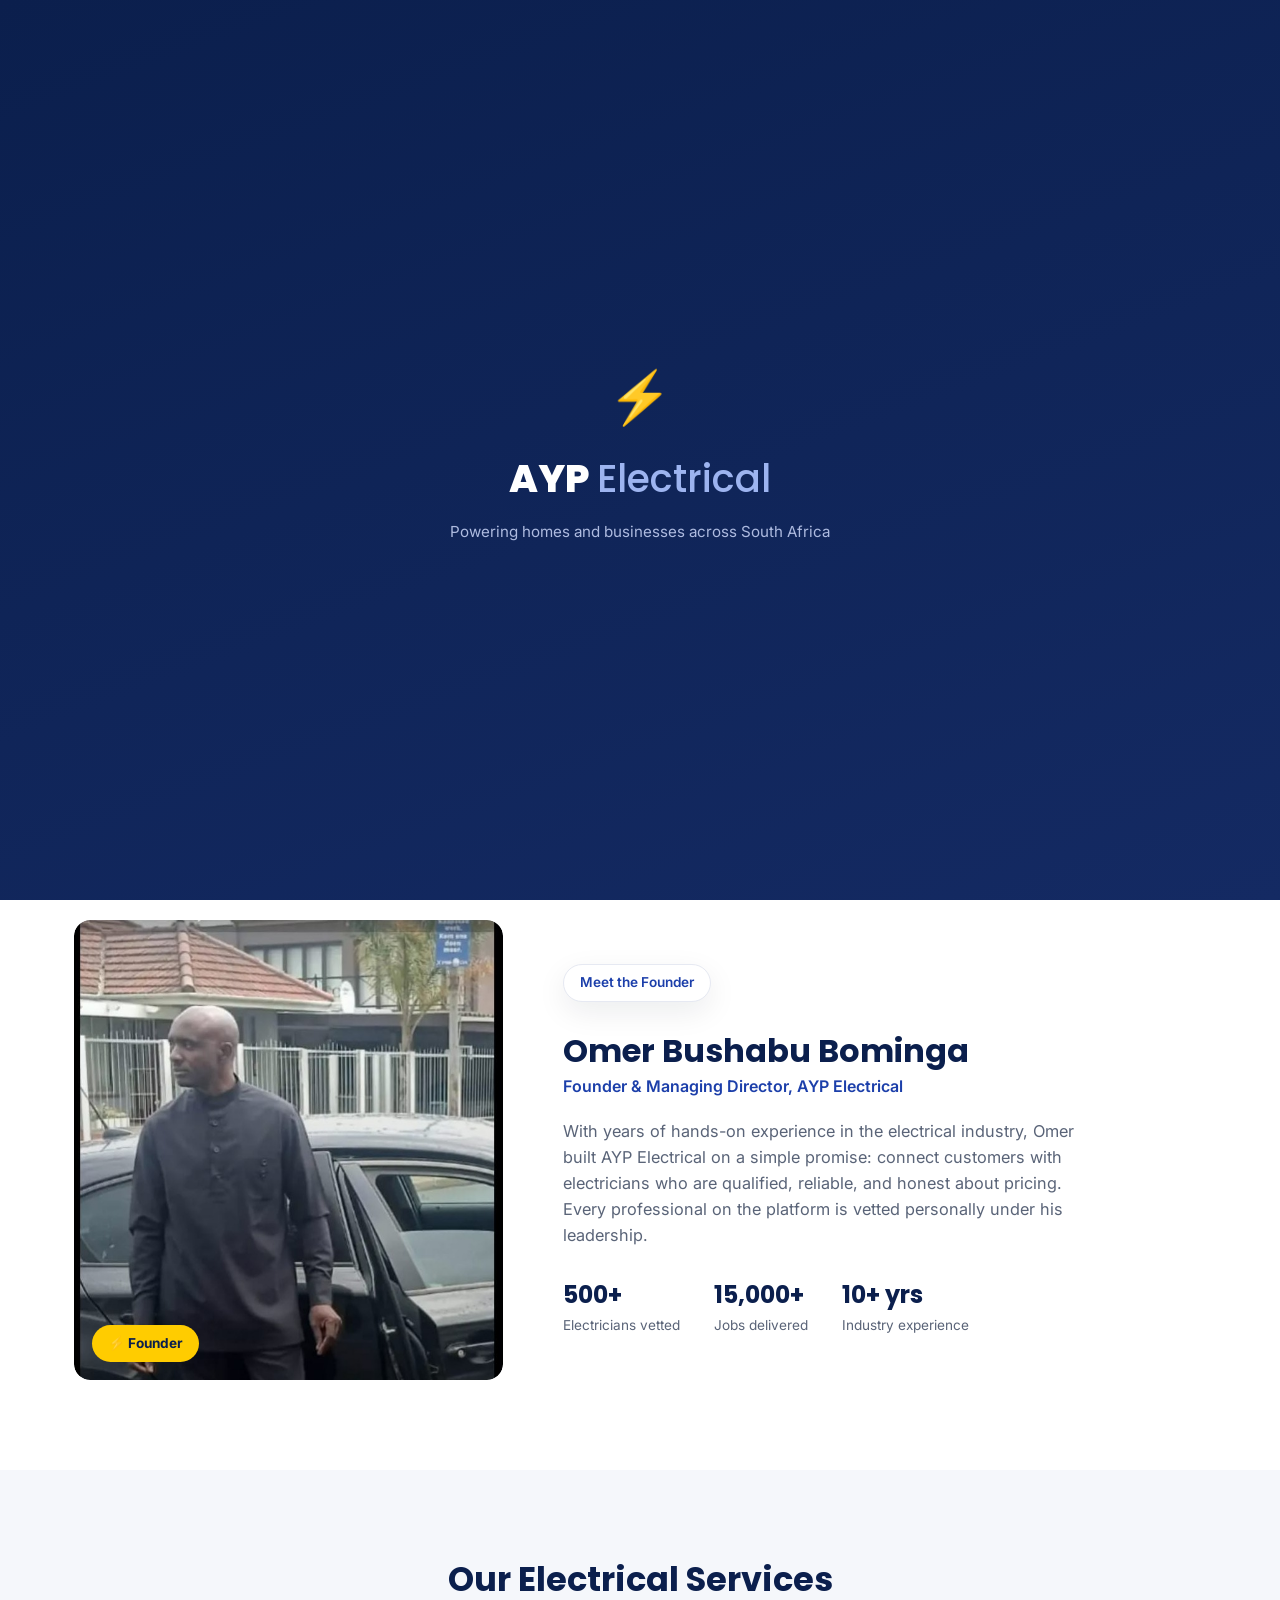
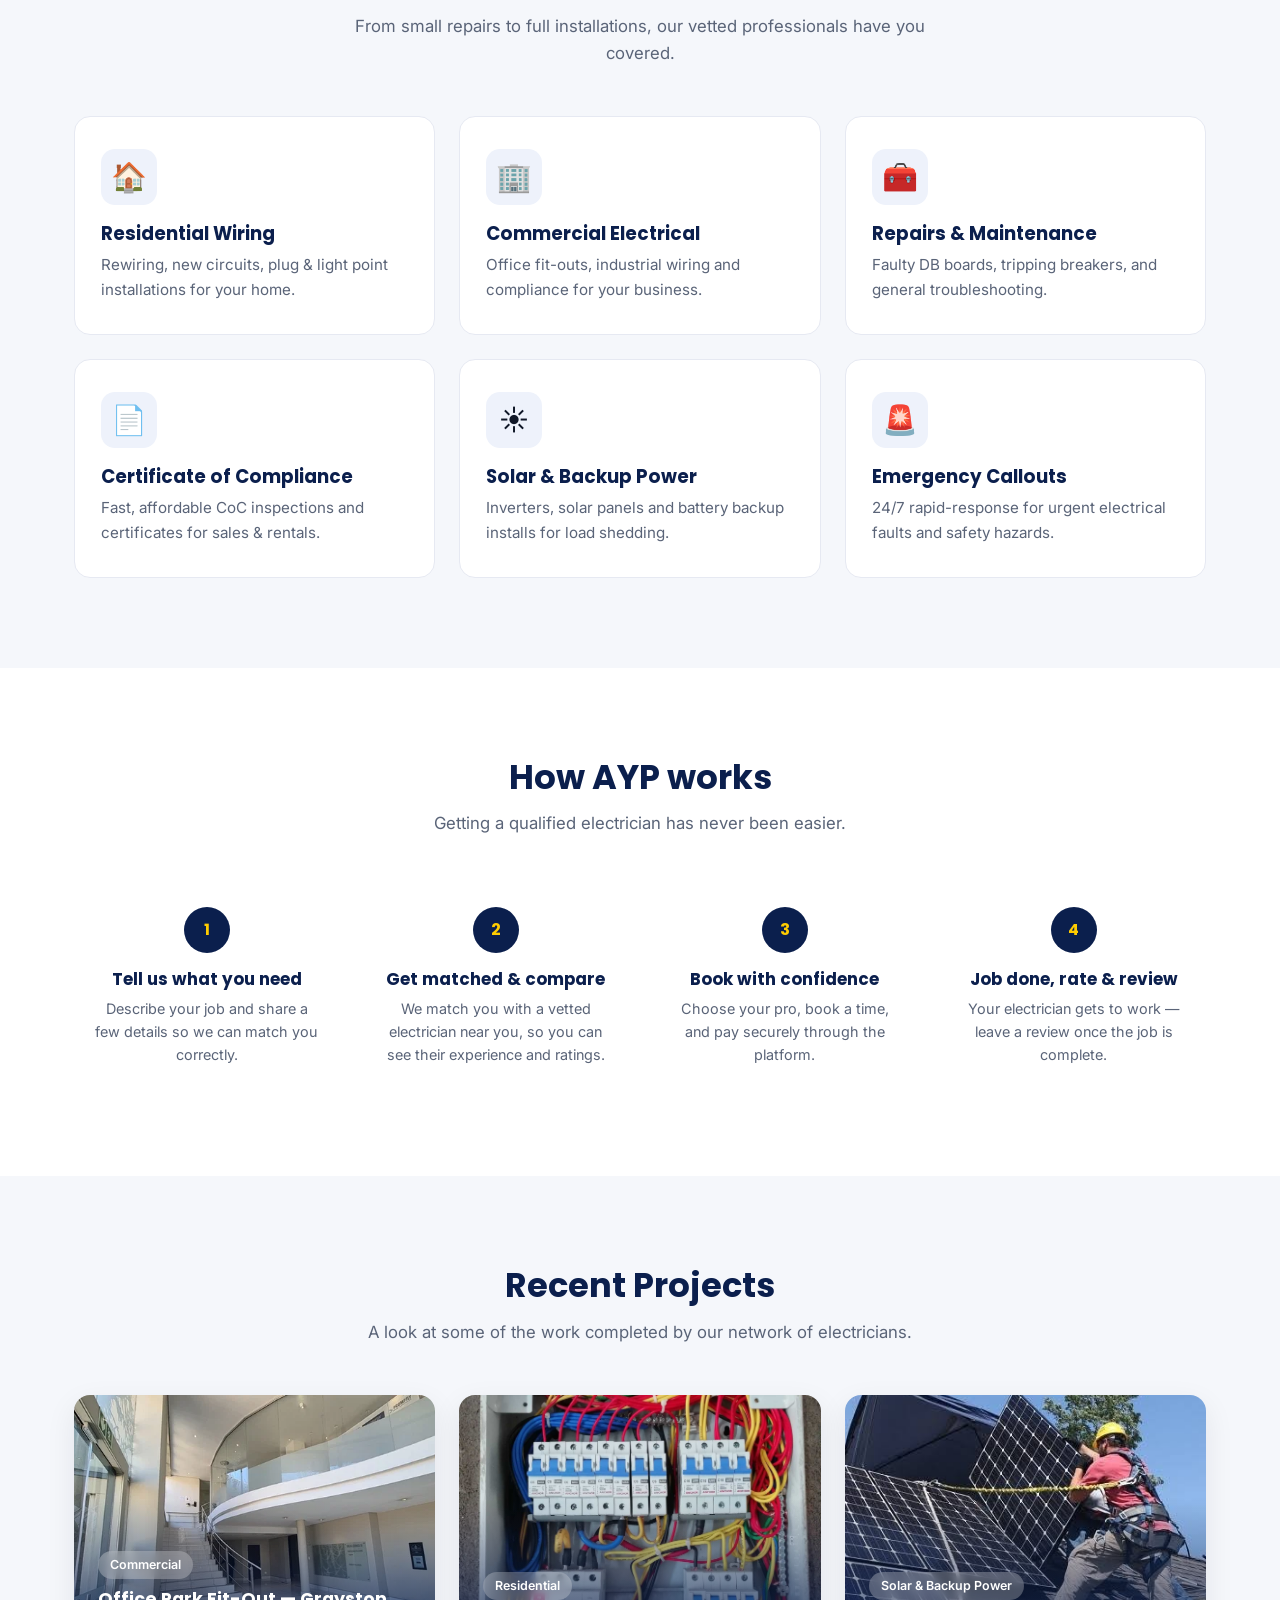
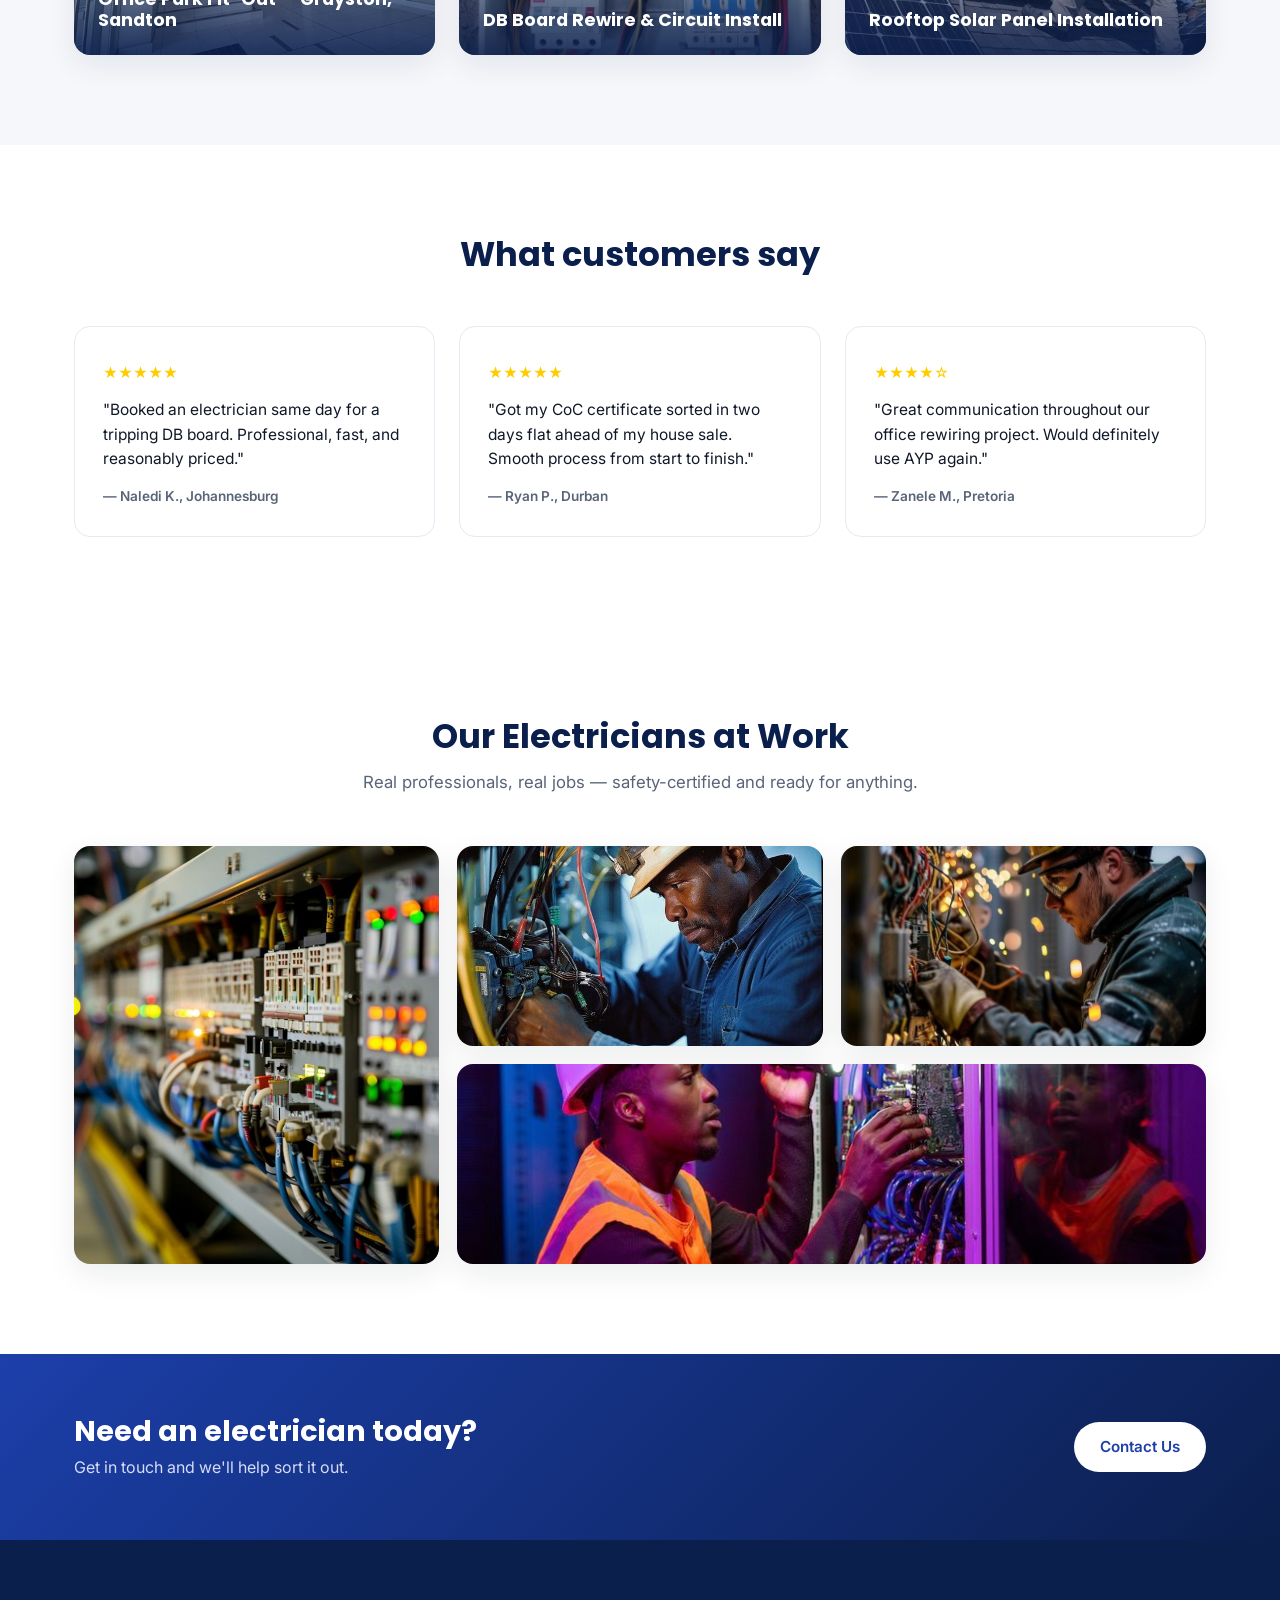
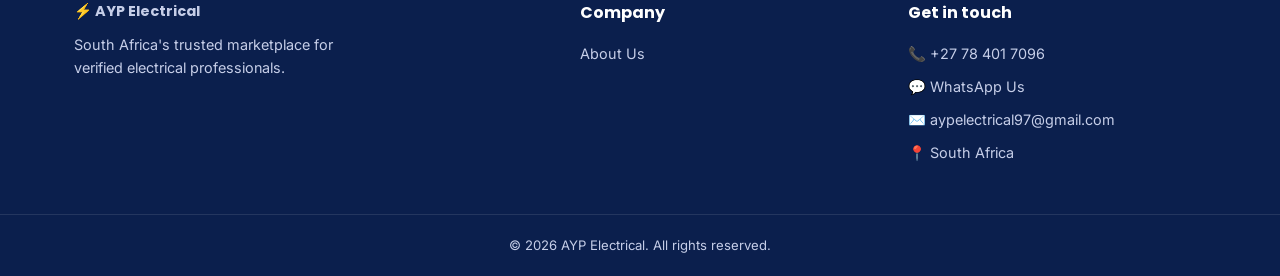
<file: index.html>
<!DOCTYPE html>
<html lang="en">
<head>
<meta charset="UTF-8">
<meta name="viewport" content="width=device-width, initial-scale=1.0">
<title>AYP Electrical | Trusted Electricians Near You</title>
<link rel="icon" type="image/x-icon" href="favicon.ico">
<link rel="icon" type="image/png" sizes="32x32" href="images/favicon-32.png">
<link rel="icon" type="image/png" sizes="16x16" href="images/favicon-16.png">
<link rel="apple-touch-icon" sizes="180x180" href="images/apple-touch-icon.png">
<link rel="stylesheet" href="style.css">
<link rel="preconnect" href="https://fonts.googleapis.com">
<link href="https://fonts.googleapis.com/css2?family=Poppins:wght@400;500;600;700;800&family=Inter:wght@400;500;600&display=swap" rel="stylesheet">
</head>
<body>

<!-- INTRO SPLASH -->
<div class="intro-overlay" id="intro-overlay">
  <div class="intro-content">
    <span class="intro-bolt">⚡</span>
    <div class="intro-text">AYP <span>Electrical</span></div>
    <div class="intro-tagline">Powering homes and businesses across South Africa</div>
  </div>
</div>

<!-- HEADER -->
<header class="site-header">
  <div class="container header-inner">
    <a href="#" class="logo">
      <span class="logo-bolt">⚡</span> AYP <span class="logo-sub">Electrical</span>
    </a>

    <nav class="main-nav" id="main-nav">
      <a href="#services">Services</a>
      <a href="#how">How it works</a>
      <a href="#projects">Projects</a>
      <a href="#reviews">Reviews</a>
      <a href="about.html">About Us</a>
      <a href="media.html">Media</a>
      <a href="#contact">Contact</a>
    </nav>

    <div class="header-actions">
      <a href="tel:+27784017096" class="phone-link">📞</a>
      <a href="https://wa.me/27784017096" class="whatsapp-link" target="_blank" rel="noopener">💬 WhatsApp</a>
      <a href="#contact" class="btn btn-primary">Contact Us</a>
      <button class="nav-toggle" aria-label="Open menu" aria-expanded="false">
        <span></span><span></span><span></span>
      </button>
    </div>
  </div>
</header>

<!-- HERO -->
<section class="hero">
  <div class="container hero-inner">
    <div class="hero-copy">
      <span class="pill">⚡ Verified &amp; Vetted Electricians</span>
      <h1>Great electrical work, <span class="accent">done right.</span></h1>
      <p>AYP Electrical delivers trusted, qualified electrical services for wiring, repairs, installations and emergencies — done properly, the first time.</p>

      <div class="hero-cta-row">
        <a href="#contact" class="btn btn-primary">Contact Us</a>
        <a href="tel:+27784017096" class="btn btn-outline">📞 Call Us Now</a>
        <a href="https://wa.me/27784017096" class="btn btn-whatsapp" target="_blank" rel="noopener">💬 WhatsApp Us</a>
      </div>

      <div class="hero-tags">
        <span>Popular:</span>
        <a href="#">DB Board Repairs</a>
        <a href="#">CoC Certificates</a>
        <a href="#">Load Shedding Solutions</a>
        <a href="#">Solar Installations</a>
      </div>
    </div>

    <div class="hero-art">
      <div class="hero-art-circle"></div>
      <img src="images/tech-multimeter.jpeg" alt="Electrician testing a panel with a multimeter" class="hero-photo">
      <div class="hero-card card-1">
        <span class="badge badge-green">✔ Verified</span>
        <h4>Thabo M.</h4>
        <p>Master Electrician · 12 yrs exp</p>
        <div class="stars">★★★★★ <span>4.9 (238)</span></div>
      </div>
      <div class="hero-card card-2">
        <span class="badge badge-blue">⚡ Same-day</span>
        <h4>Emergency Callout</h4>
        <p>Avg. response: 45 min</p>
      </div>
    </div>
  </div>
</section>

<!-- TRUST STRIP -->
<section class="trust-strip">
  <div class="container trust-inner">
    <div><strong>500+</strong><span>Vetted electricians</span></div>
    <div><strong>15,000+</strong><span>Jobs completed</span></div>
    <div><strong>4.8/5</strong><span>Average rating</span></div>
    <div><strong>24/7</strong><span>Emergency support</span></div>
  </div>
</section>

<!-- OWNER / FOUNDER -->
<section id="owner" class="section owner-section">
  <div class="container owner-inner">
    <div class="owner-photo-wrap">
      <img src="images/owner-omer.jpeg" alt="Omer Bushabu Bominga, Founder of AYP Electrical" class="owner-photo">
      <div class="owner-badge">⚡ Founder</div>
    </div>
    <div class="owner-copy">
      <span class="pill">Meet the Founder</span>
      <h2>Omer Bushabu Bominga</h2>
      <p class="owner-role">Founder &amp; Managing Director, AYP Electrical</p>
      <p>With years of hands-on experience in the electrical industry, Omer built AYP Electrical on a simple promise: connect customers with electricians who are qualified, reliable, and honest about pricing. Every professional on the platform is vetted personally under his leadership.</p>
      <div class="owner-stats">
        <div><strong>500+</strong><span>Electricians vetted</span></div>
        <div><strong>15,000+</strong><span>Jobs delivered</span></div>
        <div><strong>10+ yrs</strong><span>Industry experience</span></div>
      </div>
    </div>
  </div>
</section>

<!-- SERVICES -->
<section id="services" class="section services">
  <div class="container">
    <div class="section-head">
      <h2>Our Electrical Services</h2>
      <p>From small repairs to full installations, our vetted professionals have you covered.</p>
    </div>

    <div class="services-grid">
      <div class="service-card">
        <div class="service-icon">🏠</div>
        <h3>Residential Wiring</h3>
        <p>Rewiring, new circuits, plug &amp; light point installations for your home.</p>
      </div>
      <div class="service-card">
        <div class="service-icon">🏢</div>
        <h3>Commercial Electrical</h3>
        <p>Office fit-outs, industrial wiring and compliance for your business.</p>
      </div>
      <div class="service-card">
        <div class="service-icon">🧰</div>
        <h3>Repairs &amp; Maintenance</h3>
        <p>Faulty DB boards, tripping breakers, and general troubleshooting.</p>
      </div>
      <div class="service-card">
        <div class="service-icon">📄</div>
        <h3>Certificate of Compliance</h3>
        <p>Fast, affordable CoC inspections and certificates for sales &amp; rentals.</p>
      </div>
      <div class="service-card">
        <div class="service-icon">☀️</div>
        <h3>Solar &amp; Backup Power</h3>
        <p>Inverters, solar panels and battery backup installs for load shedding.</p>
      </div>
      <div class="service-card">
        <div class="service-icon">🚨</div>
        <h3>Emergency Callouts</h3>
        <p>24/7 rapid-response for urgent electrical faults and safety hazards.</p>
      </div>
    </div>
  </div>
</section>

<!-- HOW IT WORKS -->
<section id="how" class="section how-it-works">
  <div class="container">
    <div class="section-head">
      <h2>How AYP works</h2>
      <p>Getting a qualified electrician has never been easier.</p>
    </div>

    <div class="steps-grid">
      <div class="step">
        <div class="step-num">1</div>
        <h3>Tell us what you need</h3>
        <p>Describe your job and share a few details so we can match you correctly.</p>
      </div>
      <div class="step">
        <div class="step-num">2</div>
        <h3>Get matched &amp; compare</h3>
        <p>We match you with a vetted electrician near you, so you can see their experience and ratings.</p>
      </div>
      <div class="step">
        <div class="step-num">3</div>
        <h3>Book with confidence</h3>
        <p>Choose your pro, book a time, and pay securely through the platform.</p>
      </div>
      <div class="step">
        <div class="step-num">4</div>
        <h3>Job done, rate &amp; review</h3>
        <p>Your electrician gets to work — leave a review once the job is complete.</p>
      </div>
    </div>
  </div>
</section>

<!-- PROJECTS -->
<section id="projects" class="section projects">
  <div class="container">
    <div class="section-head">
      <h2>Recent Projects</h2>
      <p>A look at some of the work completed by our network of electricians.</p>
    </div>

    <div class="projects-grid">
      <div class="project-card">
        <img src="images/project-office.webp" alt="Office park fit-out in Sandton" class="project-img">
        <div class="project-overlay">
          <span class="project-tag">Commercial</span>
          <h4>Office Park Fit-Out — Grayston, Sandton</h4>
        </div>
      </div>
      <div class="project-card">
        <img src="images/project-dbboard.jpg" alt="Distribution board wiring installation" class="project-img">
        <div class="project-overlay">
          <span class="project-tag">Residential</span>
          <h4>DB Board Rewire &amp; Circuit Install</h4>
        </div>
      </div>
      <div class="project-card">
        <img src="images/project-solar.jpg" alt="Solar panel installation on a roof" class="project-img">
        <div class="project-overlay">
          <span class="project-tag">Solar &amp; Backup Power</span>
          <h4>Rooftop Solar Panel Installation</h4>
        </div>
      </div>
    </div>
  </div>
</section>

<!-- REVIEWS -->
<section id="reviews" class="section reviews">
  <div class="container">
    <div class="section-head">
      <h2>What customers say</h2>
    </div>

    <div class="reviews-grid">
      <div class="review-card">
        <div class="stars">★★★★★</div>
        <p>"Booked an electrician same day for a tripping DB board. Professional, fast, and reasonably priced."</p>
        <div class="reviewer">— Naledi K., Johannesburg</div>
      </div>
      <div class="review-card">
        <div class="stars">★★★★★</div>
        <p>"Got my CoC certificate sorted in two days flat ahead of my house sale. Smooth process from start to finish."</p>
        <div class="reviewer">— Ryan P., Durban</div>
      </div>
      <div class="review-card">
        <div class="stars">★★★★☆</div>
        <p>"Great communication throughout our office rewiring project. Would definitely use AYP again."</p>
        <div class="reviewer">— Zanele M., Pretoria</div>
      </div>
    </div>
  </div>
</section>

<!-- TEAM / GALLERY -->
<section class="section gallery">
  <div class="container">
    <div class="section-head">
      <h2>Our Electricians at Work</h2>
      <p>Real professionals, real jobs — safety-certified and ready for anything.</p>
    </div>

    <div class="gallery-grid">
      <div class="gallery-item tall">
        <img src="images/hero-panel.jpeg" alt="Close-up of an electrical control panel wiring">
      </div>
      <div class="gallery-item">
        <img src="images/tech-bluetone.jpeg" alt="Electrician working on wiring connections">
      </div>
      <div class="gallery-item">
        <img src="images/tech-sparks.jpeg" alt="Electrician working on a panel with sparks">
      </div>
      <div class="gallery-item wide">
        <img src="images/tech-serverroom.jpeg" alt="Electrician inspecting a server rack with a flashlight">
      </div>
    </div>
  </div>
</section>

<!-- CTA -->
<section id="contact-cta" class="cta">
  <div class="container cta-inner">
    <div>
      <h2>Need an electrician today?</h2>
      <p>Get in touch and we'll help sort it out.</p>
    </div>
    <a href="#contact" class="btn btn-light">Contact Us</a>
  </div>
</section>

<!-- CONTACT / FOOTER -->
<footer id="contact" class="site-footer">
  <div class="container footer-grid">
    <div class="footer-col footer-brand">
      <a href="#" class="logo footer-logo"><span class="logo-bolt">⚡</span> AYP Electrical</a>
      <p>South Africa's trusted marketplace for verified electrical professionals.</p>
    </div>

    <div class="footer-col">
      <h5>Company</h5>
      <a href="about.html">About Us</a>
    </div>

    <div class="footer-col">
      <h5>Get in touch</h5>
      <p>📞 +27 78 401 7096</p>
      <p><a href="https://wa.me/27784017096" target="_blank" rel="noopener">💬 WhatsApp Us</a></p>
      <p>✉️ aypelectrical97@gmail.com</p>
      <p>📍 South Africa</p>
    </div>
  </div>

  <div class="footer-bottom">
    <div class="container">
      <p>© 2026 AYP Electrical. All rights reserved.</p>
    </div>
  </div>
</footer>

<script>
  const navToggle = document.querySelector('.nav-toggle');
  const mainNav = document.getElementById('main-nav');
  if (navToggle && mainNav) {
    navToggle.addEventListener('click', () => {
      const isOpen = mainNav.classList.toggle('open');
      navToggle.classList.toggle('open', isOpen);
      navToggle.setAttribute('aria-expanded', isOpen ? 'true' : 'false');
    });
    mainNav.querySelectorAll('a').forEach((link) => {
      link.addEventListener('click', () => {
        mainNav.classList.remove('open');
        navToggle.classList.remove('open');
        navToggle.setAttribute('aria-expanded', 'false');
      });
    });
  }

  // Intro splash screen
  const introOverlay = document.getElementById('intro-overlay');
  if (introOverlay) {
    const prefersReducedMotion = window.matchMedia('(prefers-reduced-motion: reduce)').matches;
    const delay = prefersReducedMotion ? 0 : 1800;
    setTimeout(() => {
      introOverlay.classList.add('intro-hide');
      setTimeout(() => introOverlay.remove(), 600);
    }, delay);
  }
</script>
</body>
</html>
</file>
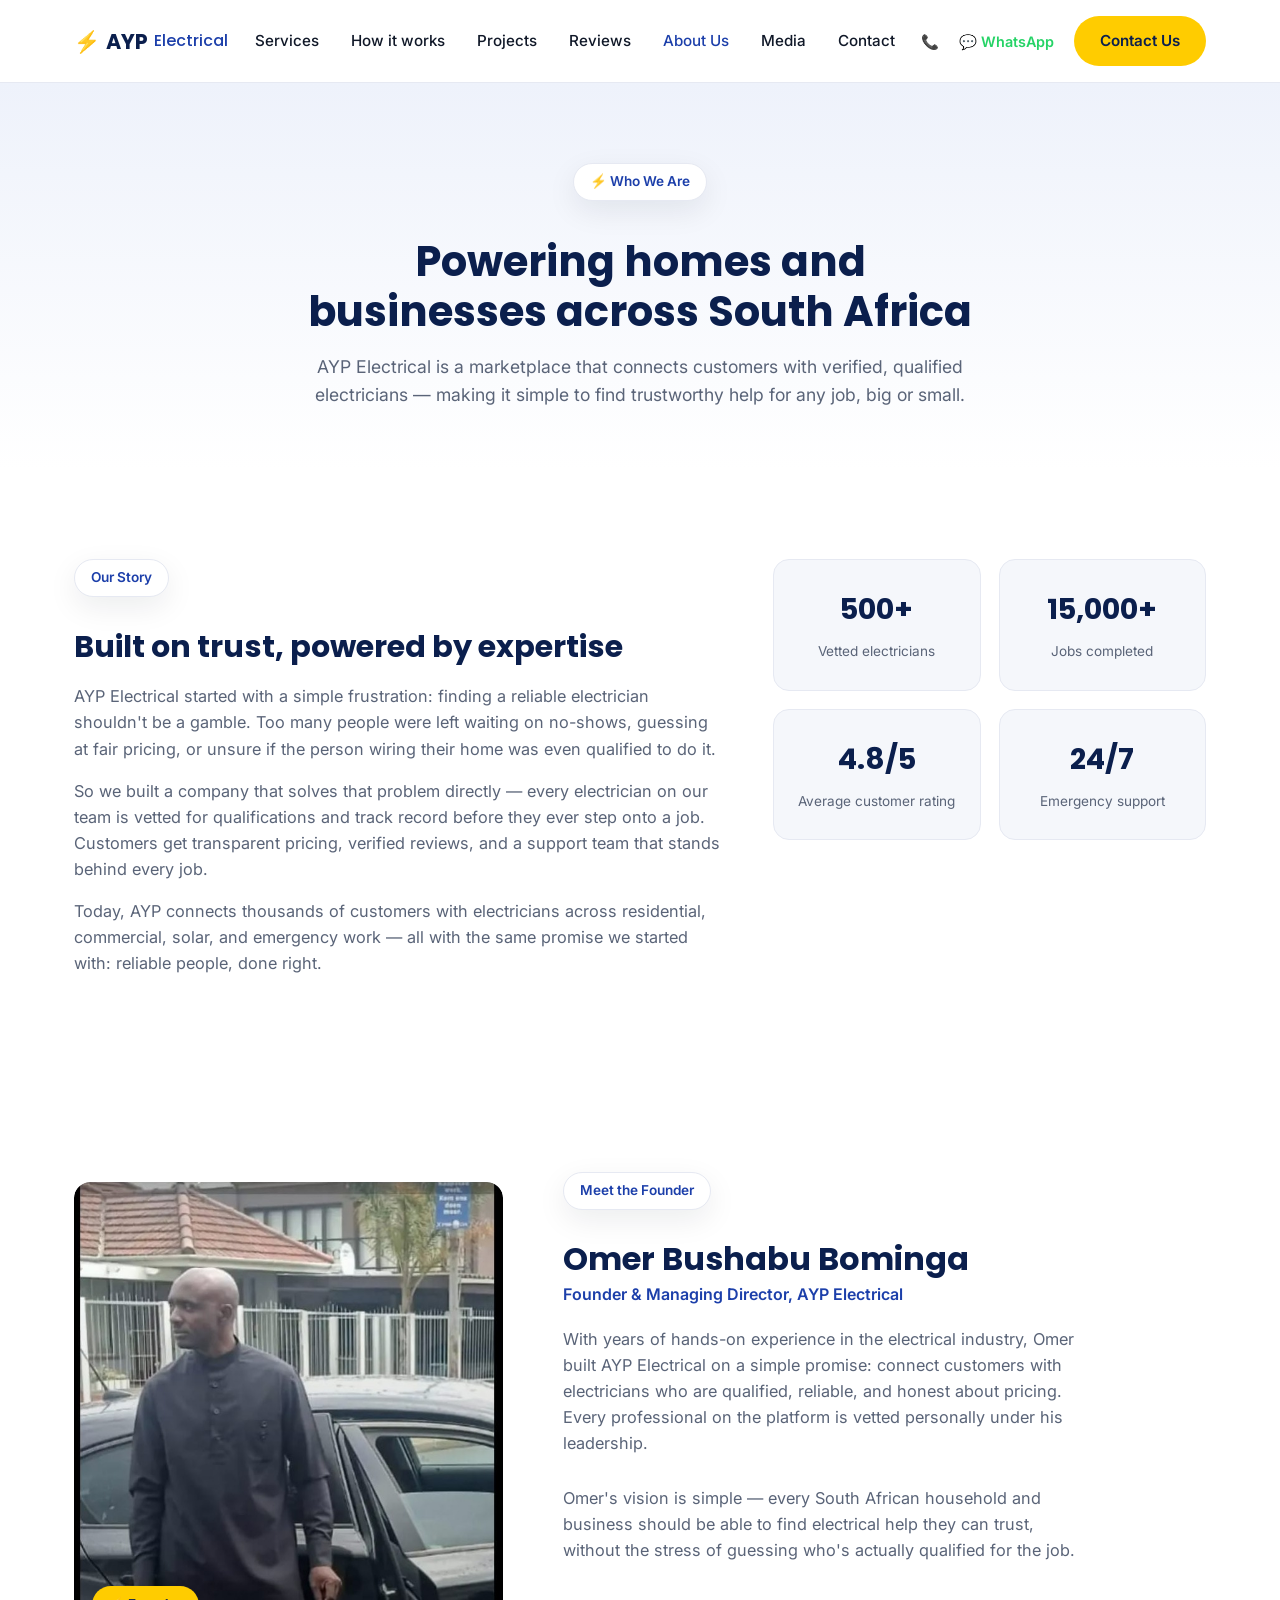
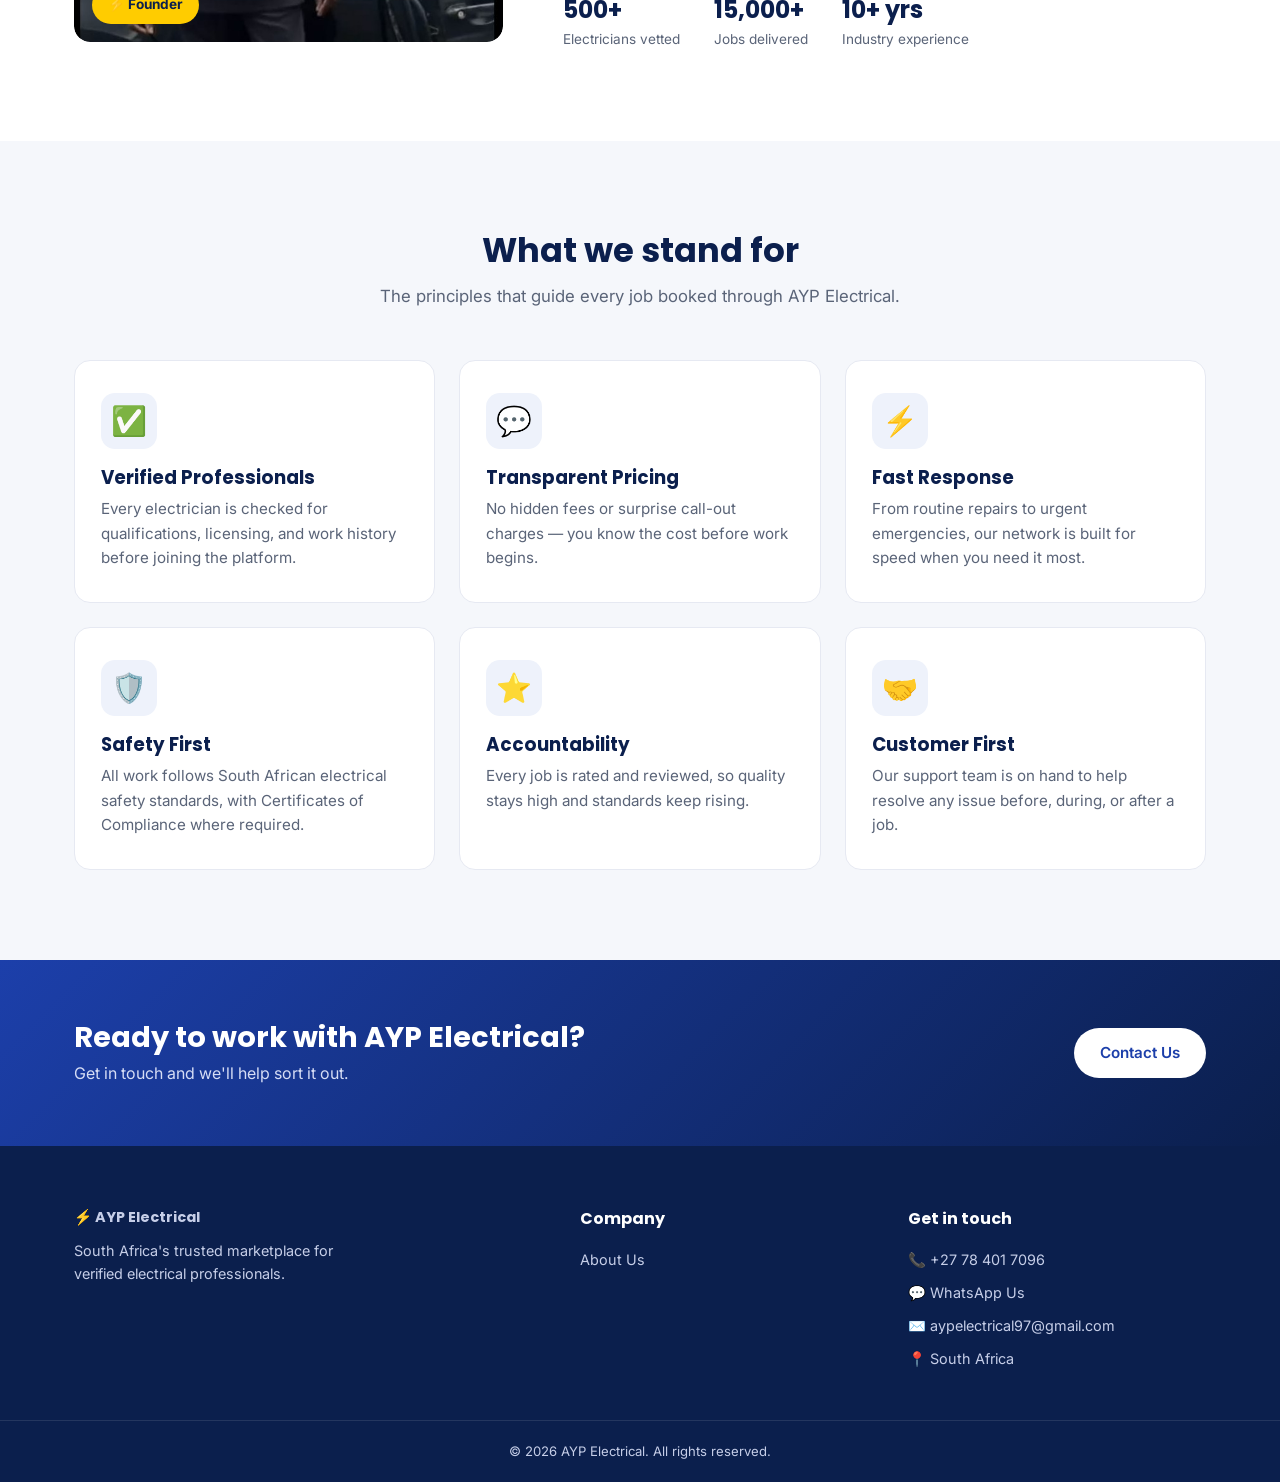
<file: about.html>
<!DOCTYPE html>
<html lang="en">
<head>
<meta charset="UTF-8">
<meta name="viewport" content="width=device-width, initial-scale=1.0">
<title>About Us | AYP Electrical</title>
<link rel="icon" type="image/x-icon" href="favicon.ico">
<link rel="icon" type="image/png" sizes="32x32" href="images/favicon-32.png">
<link rel="icon" type="image/png" sizes="16x16" href="images/favicon-16.png">
<link rel="apple-touch-icon" sizes="180x180" href="images/apple-touch-icon.png">
<link rel="stylesheet" href="style.css">
<link rel="preconnect" href="https://fonts.googleapis.com">
<link href="https://fonts.googleapis.com/css2?family=Poppins:wght@400;500;600;700;800&family=Inter:wght@400;500;600&display=swap" rel="stylesheet">
</head>
<body>

<!-- HEADER -->
<header class="site-header">
  <div class="container header-inner">
    <a href="index.html" class="logo">
      <span class="logo-bolt">⚡</span> AYP <span class="logo-sub">Electrical</span>
    </a>

    <nav class="main-nav" id="main-nav">
      <a href="index.html#services">Services</a>
      <a href="index.html#how">How it works</a>
      <a href="index.html#projects">Projects</a>
      <a href="index.html#reviews">Reviews</a>
      <a href="about.html" class="active-link">About Us</a>
      <a href="media.html">Media</a>
      <a href="index.html#contact">Contact</a>
    </nav>

    <div class="header-actions">
      <a href="tel:+27784017096" class="phone-link">📞</a>
      <a href="https://wa.me/27784017096" class="whatsapp-link" target="_blank" rel="noopener">💬 WhatsApp</a>
      <a href="index.html#contact" class="btn btn-primary">Contact Us</a>
      <button class="nav-toggle" aria-label="Open menu" aria-expanded="false">
        <span></span><span></span><span></span>
      </button>
    </div>
  </div>
</header>

<!-- ABOUT HERO -->
<section class="about-hero">
  <div class="container about-hero-inner">
    <span class="pill">⚡ Who We Are</span>
    <h1>Powering homes and businesses across South Africa</h1>
    <p>AYP Electrical is a marketplace that connects customers with verified, qualified electricians — making it simple to find trustworthy help for any job, big or small.</p>
  </div>
</section>

<!-- MISSION / STORY -->
<section class="section about-story">
  <div class="container about-story-inner">
    <div class="about-story-copy">
      <span class="pill">Our Story</span>
      <h2>Built on trust, powered by expertise</h2>
      <p>AYP Electrical started with a simple frustration: finding a reliable electrician shouldn't be a gamble. Too many people were left waiting on no-shows, guessing at fair pricing, or unsure if the person wiring their home was even qualified to do it.</p>
      <p>So we built a company that solves that problem directly — every electrician on our team is vetted for qualifications and track record before they ever step onto a job. Customers get transparent pricing, verified reviews, and a support team that stands behind every job.</p>
      <p>Today, AYP connects thousands of customers with electricians across residential, commercial, solar, and emergency work — all with the same promise we started with: reliable people, done right.</p>
    </div>
    <div class="about-story-stats">
      <div class="about-stat-card">
        <strong>500+</strong>
        <span>Vetted electricians</span>
      </div>
      <div class="about-stat-card">
        <strong>15,000+</strong>
        <span>Jobs completed</span>
      </div>
      <div class="about-stat-card">
        <strong>4.8/5</strong>
        <span>Average customer rating</span>
      </div>
      <div class="about-stat-card">
        <strong>24/7</strong>
        <span>Emergency support</span>
      </div>
    </div>
  </div>
</section>

<!-- OWNER / FOUNDER -->
<section id="owner" class="section owner-section">
  <div class="container owner-inner">
    <div class="owner-photo-wrap">
      <img src="images/owner-omer.jpeg" alt="Omer Bushabu Bominga, Founder of AYP Electrical" class="owner-photo">
      <div class="owner-badge">⚡ Founder</div>
    </div>
    <div class="owner-copy">
      <span class="pill">Meet the Founder</span>
      <h2>Omer Bushabu Bominga</h2>
      <p class="owner-role">Founder &amp; Managing Director, AYP Electrical</p>
      <p>With years of hands-on experience in the electrical industry, Omer built AYP Electrical on a simple promise: connect customers with electricians who are qualified, reliable, and honest about pricing. Every professional on the platform is vetted personally under his leadership.</p>
      <p>Omer's vision is simple — every South African household and business should be able to find electrical help they can trust, without the stress of guessing who's actually qualified for the job.</p>
      <div class="owner-stats">
        <div><strong>500+</strong><span>Electricians vetted</span></div>
        <div><strong>15,000+</strong><span>Jobs delivered</span></div>
        <div><strong>10+ yrs</strong><span>Industry experience</span></div>
      </div>
    </div>
  </div>
</section>

<!-- VALUES -->
<section class="section values-section">
  <div class="container">
    <div class="section-head">
      <h2>What we stand for</h2>
      <p>The principles that guide every job booked through AYP Electrical.</p>
    </div>

    <div class="services-grid">
      <div class="service-card">
        <div class="service-icon">✅</div>
        <h3>Verified Professionals</h3>
        <p>Every electrician is checked for qualifications, licensing, and work history before joining the platform.</p>
      </div>
      <div class="service-card">
        <div class="service-icon">💬</div>
        <h3>Transparent Pricing</h3>
        <p>No hidden fees or surprise call-out charges — you know the cost before work begins.</p>
      </div>
      <div class="service-card">
        <div class="service-icon">⚡</div>
        <h3>Fast Response</h3>
        <p>From routine repairs to urgent emergencies, our network is built for speed when you need it most.</p>
      </div>
      <div class="service-card">
        <div class="service-icon">🛡️</div>
        <h3>Safety First</h3>
        <p>All work follows South African electrical safety standards, with Certificates of Compliance where required.</p>
      </div>
      <div class="service-card">
        <div class="service-icon">⭐</div>
        <h3>Accountability</h3>
        <p>Every job is rated and reviewed, so quality stays high and standards keep rising.</p>
      </div>
      <div class="service-card">
        <div class="service-icon">🤝</div>
        <h3>Customer First</h3>
        <p>Our support team is on hand to help resolve any issue before, during, or after a job.</p>
      </div>
    </div>
  </div>
</section>

<!-- CTA -->
<section id="contact-cta" class="cta">
  <div class="container cta-inner">
    <div>
      <h2>Ready to work with AYP Electrical?</h2>
      <p>Get in touch and we'll help sort it out.</p>
    </div>
    <a href="index.html#contact" class="btn btn-light">Contact Us</a>
  </div>
</section>

<!-- FOOTER -->
<footer id="contact" class="site-footer">
  <div class="container footer-grid">
    <div class="footer-col footer-brand">
      <a href="index.html" class="logo footer-logo"><span class="logo-bolt">⚡</span> AYP Electrical</a>
      <p>South Africa's trusted marketplace for verified electrical professionals.</p>
    </div>

    <div class="footer-col">
      <h5>Company</h5>
      <a href="about.html">About Us</a>
    </div>

    <div class="footer-col">
      <h5>Get in touch</h5>
      <p>📞 +27 78 401 7096</p>
      <p><a href="https://wa.me/27784017096" target="_blank" rel="noopener">💬 WhatsApp Us</a></p>
      <p>✉️ aypelectrical97@gmail.com</p>
      <p>📍 South Africa</p>
    </div>
  </div>

  <div class="footer-bottom">
    <div class="container">
      <p>© 2026 AYP Electrical. All rights reserved.</p>
    </div>
  </div>
</footer>

<script>
  const navToggle = document.querySelector('.nav-toggle');
  const mainNav = document.getElementById('main-nav');
  if (navToggle && mainNav) {
    navToggle.addEventListener('click', () => {
      const isOpen = mainNav.classList.toggle('open');
      navToggle.classList.toggle('open', isOpen);
      navToggle.setAttribute('aria-expanded', isOpen ? 'true' : 'false');
    });
    mainNav.querySelectorAll('a').forEach((link) => {
      link.addEventListener('click', () => {
        mainNav.classList.remove('open');
        navToggle.classList.remove('open');
        navToggle.setAttribute('aria-expanded', 'false');
      });
    });
  }
</script>
</body>
</html>
</file>
<file: style.css>
/* ===== Reset & Base ===== */
* { margin: 0; padding: 0; box-sizing: border-box; }

:root {
  --navy: #0b1f4d;
  --blue: #1c3faa;
  --blue-light: #3b6cf0;
  --yellow: #ffcc00;
  --green: #0f9d58;
  --bg-soft: #f5f7fb;
  --text-dark: #101828;
  --text-muted: #5a6478;
  --border: #e6e9f2;
  --radius: 16px;
  --shadow: 0 10px 30px rgba(16, 24, 40, 0.08);
}

html { scroll-behavior: smooth; }

body {
  font-family: 'Inter', sans-serif;
  color: var(--text-dark);
  line-height: 1.6;
  background: #fff;
}

h1, h2, h3, h4 {
  font-family: 'Poppins', sans-serif;
  color: var(--navy);
  line-height: 1.2;
}

a { text-decoration: none; color: inherit; }
ul { list-style: none; }

.container {
  max-width: 1180px;
  margin: 0 auto;
  padding: 0 24px;
}

/* ===== Intro Splash ===== */
.intro-overlay {
  position: fixed;
  inset: 0;
  z-index: 999;
  display: flex;
  align-items: center;
  justify-content: center;
  background: linear-gradient(160deg, var(--navy) 0%, #142a63 100%);
  transition: opacity 0.6s ease, visibility 0.6s ease;
}

.intro-overlay.intro-hide {
  opacity: 0;
  visibility: hidden;
  pointer-events: none;
}

.intro-content {
  text-align: center;
}

.intro-bolt {
  display: block;
  font-size: 3.2rem;
  color: var(--yellow);
  animation: intro-bolt-pop 0.7s ease both;
}

.intro-text {
  font-family: 'Poppins', sans-serif;
  font-weight: 800;
  font-size: 2.4rem;
  color: #fff;
  margin-top: 10px;
  opacity: 0;
  animation: intro-fade-up 0.6s ease 0.4s both;
}

.intro-text span {
  font-weight: 500;
  color: #9db4f0;
}

.intro-tagline {
  color: #aebbe0;
  font-size: 0.95rem;
  margin-top: 10px;
  opacity: 0;
  animation: intro-fade-up 0.6s ease 0.7s both;
}

@keyframes intro-bolt-pop {
  0% { transform: scale(0.4) rotate(-15deg); opacity: 0; }
  60% { transform: scale(1.15) rotate(5deg); opacity: 1; }
  100% { transform: scale(1) rotate(0deg); opacity: 1; }
}

@keyframes intro-fade-up {
  from { opacity: 0; transform: translateY(14px); }
  to { opacity: 1; transform: translateY(0); }
}

@media (prefers-reduced-motion: reduce) {
  .intro-bolt, .intro-text, .intro-tagline { animation: none; opacity: 1; }
}

.section {
  padding: 90px 0;
}

.section-head {
  text-align: center;
  max-width: 620px;
  margin: 0 auto 50px;
}

.section-head h2 {
  font-size: 2.1rem;
  margin-bottom: 12px;
}

.section-head p {
  color: var(--text-muted);
  font-size: 1.05rem;
}

/* ===== Buttons ===== */
.btn {
  display: inline-block;
  padding: 13px 26px;
  border-radius: 999px;
  font-weight: 600;
  font-size: 0.95rem;
  cursor: pointer;
  border: none;
  transition: all 0.2s ease;
  white-space: nowrap;
}

.btn-primary {
  background: var(--yellow);
  color: var(--navy);
}
.btn-primary:hover {
  background: #ffd93d;
  transform: translateY(-2px);
}

.btn-light {
  background: #fff;
  color: var(--blue);
}
.btn-light:hover {
  transform: translateY(-2px);
}

.btn-outline {
  background: transparent;
  color: var(--navy);
  border: 2px solid var(--navy);
  padding: 11px 26px;
}
.btn-outline:hover {
  background: var(--navy);
  color: #fff;
  transform: translateY(-2px);
}

/* ===== Header ===== */
.site-header {
  position: sticky;
  top: 0;
  z-index: 100;
  background: rgba(255, 255, 255, 0.92);
  backdrop-filter: blur(8px);
  border-bottom: 1px solid var(--border);
}

.header-inner {
  display: flex;
  align-items: center;
  justify-content: space-between;
  padding-top: 16px;
  padding-bottom: 16px;
}

.logo {
  font-family: 'Poppins', sans-serif;
  font-weight: 700;
  font-size: 1.3rem;
  color: var(--navy);
  display: flex;
  align-items: center;
  gap: 6px;
}

.logo-bolt { color: var(--yellow); -webkit-text-stroke: 0.5px var(--navy); }
.logo-sub { font-weight: 500; color: var(--blue); font-size: 1rem; }

.main-nav {
  display: flex;
  gap: 32px;
}

.main-nav a {
  font-weight: 500;
  font-size: 0.95rem;
  color: var(--text-dark);
  transition: color 0.2s;
}
.main-nav a:hover { color: var(--blue); }
.main-nav a.active-link { color: var(--blue); }

.nav-toggle {
  display: none;
  flex-direction: column;
  justify-content: center;
  gap: 5px;
  width: 34px;
  height: 34px;
  background: none;
  border: none;
  cursor: pointer;
  padding: 0;
}

.nav-toggle span {
  display: block;
  width: 100%;
  height: 2px;
  background: var(--navy);
  border-radius: 2px;
  transition: transform 0.25s ease, opacity 0.2s ease;
}

.nav-toggle.open span:nth-child(1) { transform: translateY(7px) rotate(45deg); }
.nav-toggle.open span:nth-child(2) { opacity: 0; }
.nav-toggle.open span:nth-child(3) { transform: translateY(-7px) rotate(-45deg); }

.header-actions {
  display: flex;
  align-items: center;
  gap: 20px;
}

.phone-link {
  font-weight: 600;
  font-size: 0.9rem;
  color: var(--navy);
}

.whatsapp-link {
  font-weight: 600;
  font-size: 0.9rem;
  color: #25D366;
}
.whatsapp-link:hover { color: #1ebe57; }

.btn-whatsapp {
  background: #25D366;
  color: #fff;
}
.btn-whatsapp:hover {
  background: #1ebe57;
  transform: translateY(-2px);
}

/* ===== Hero ===== */
.hero {
  background: linear-gradient(180deg, #eef2fb 0%, #ffffff 100%);
  padding: 80px 0 60px;
  overflow: hidden;
}

.hero-inner {
  display: grid;
  grid-template-columns: 1.1fr 0.9fr;
  gap: 50px;
  align-items: center;
}

.pill {
  display: inline-block;
  background: #fff;
  border: 1px solid var(--border);
  color: var(--blue);
  font-size: 0.85rem;
  font-weight: 600;
  padding: 7px 16px;
  border-radius: 999px;
  margin-bottom: 20px;
  box-shadow: var(--shadow);
}

.hero-copy h1 {
  font-size: 3rem;
  font-weight: 700;
  margin-bottom: 18px;
}

.hero-copy .accent { color: var(--blue); }

.hero-copy > p {
  color: var(--text-muted);
  font-size: 1.1rem;
  max-width: 480px;
  margin-bottom: 32px;
}

.hero-cta-row {
  display: flex;
  gap: 16px;
  margin-bottom: 32px;
  flex-wrap: wrap;
}

.hero-tags {
  display: flex;
  flex-wrap: wrap;
  gap: 10px;
  align-items: center;
  font-size: 0.9rem;
  color: var(--text-muted);
}

.hero-tags a {
  background: #fff;
  border: 1px solid var(--border);
  padding: 6px 14px;
  border-radius: 999px;
  color: var(--navy);
  font-weight: 500;
  transition: all 0.2s;
}
.hero-tags a:hover {
  background: var(--blue);
  color: #fff;
  border-color: var(--blue);
}

/* Hero art */
.hero-art {
  position: relative;
  height: 420px;
}

.hero-art-circle {
  position: absolute;
  top: 50%;
  left: 50%;
  transform: translate(-50%, -50%);
  width: 340px;
  height: 340px;
  border-radius: 50%;
  background: linear-gradient(135deg, var(--blue), var(--blue-light));
  opacity: 0.15;
}

.hero-photo {
  position: absolute;
  top: 50%;
  left: 50%;
  transform: translate(-50%, -50%);
  width: 320px;
  height: 380px;
  object-fit: cover;
  border-radius: 24px;
  box-shadow: var(--shadow);
  border: 6px solid #fff;
}

.hero-card {
  position: absolute;
  background: #fff;
  border-radius: var(--radius);
  box-shadow: var(--shadow);
  padding: 20px 22px;
  width: 220px;
  z-index: 2;
}

.card-1 {
  top: 10px;
  left: -10px;
}

.card-2 {
  bottom: 20px;
  right: -10px;
}

.hero-card h4 { font-size: 1rem; margin: 6px 0 2px; }
.hero-card p { font-size: 0.85rem; color: var(--text-muted); }

.badge {
  display: inline-block;
  font-size: 0.72rem;
  font-weight: 700;
  padding: 4px 10px;
  border-radius: 999px;
  margin-bottom: 8px;
}
.badge-green { background: #e5f7ee; color: var(--green); }
.badge-blue { background: #e8edfc; color: var(--blue); }

.stars {
  color: var(--yellow);
  font-size: 0.9rem;
  margin-top: 6px;
}
.stars span { color: var(--text-muted); font-size: 0.82rem; margin-left: 4px; }

/* ===== Trust Strip ===== */
.trust-strip {
  background: var(--navy);
  padding: 34px 0;
}

.trust-inner {
  display: flex;
  justify-content: space-around;
  flex-wrap: wrap;
  gap: 20px;
  text-align: center;
}

.trust-inner div {
  display: flex;
  flex-direction: column;
  color: #fff;
}

.trust-inner strong {
  font-size: 1.7rem;
  font-family: 'Poppins', sans-serif;
  color: var(--yellow);
}

.trust-inner span {
  font-size: 0.85rem;
  color: #c6cee8;
}

/* ===== Media / Videos ===== */
.media-videos { background: #fff; }
.media-photos { background: var(--bg-soft); }

.video-grid {
  display: grid;
  grid-template-columns: repeat(2, 1fr);
  gap: 24px;
}

.video-card {
  background: #fff;
  border: 1px solid var(--border);
  border-radius: var(--radius);
  overflow: hidden;
  box-shadow: var(--shadow);
}

.video-card video {
  width: 100%;
  display: block;
  aspect-ratio: 16 / 9;
  background: #000;
}

.video-caption {
  padding: 16px 20px;
}

.video-caption h4 {
  font-size: 1rem;
  color: var(--navy);
}

/* ===== About Page ===== */
.about-hero {
  background: linear-gradient(180deg, #eef2fb 0%, #ffffff 100%);
  padding: 80px 0 60px;
  text-align: center;
}

.about-hero-inner {
  max-width: 720px;
  margin: 0 auto;
}

.about-hero h1 {
  font-size: 2.6rem;
  margin: 16px 0;
}

.about-hero p {
  color: var(--text-muted);
  font-size: 1.1rem;
}

.about-story { background: #fff; }

.about-story-inner {
  display: grid;
  grid-template-columns: 1.2fr 0.8fr;
  gap: 50px;
  align-items: start;
}

.about-story-copy h2 { font-size: 1.9rem; margin: 12px 0 18px; }

.about-story-copy p {
  color: var(--text-muted);
  margin-bottom: 16px;
  font-size: 1.02rem;
}

.about-story-stats {
  display: grid;
  grid-template-columns: 1fr 1fr;
  gap: 18px;
}

.about-stat-card {
  background: var(--bg-soft);
  border: 1px solid var(--border);
  border-radius: var(--radius);
  padding: 26px 20px;
  text-align: center;
}

.about-stat-card strong {
  display: block;
  font-family: 'Poppins', sans-serif;
  font-size: 1.8rem;
  color: var(--navy);
  margin-bottom: 6px;
}

.about-stat-card span {
  font-size: 0.85rem;
  color: var(--text-muted);
}

.values-section { background: var(--bg-soft); }

/* ===== Owner / Founder ===== */
.owner-section { background: #fff; }

.owner-inner {
  display: grid;
  grid-template-columns: 0.8fr 1.2fr;
  gap: 60px;
  align-items: center;
}

.owner-photo-wrap {
  position: relative;
  border-radius: var(--radius);
  overflow: hidden;
}

.owner-photo {
  width: 100%;
  height: 460px;
  object-fit: cover;
  object-position: top center;
  border-radius: var(--radius);
  box-shadow: var(--shadow);
  display: block;
}

.owner-badge {
  position: absolute;
  bottom: 18px;
  left: 18px;
  background: var(--yellow);
  color: var(--navy);
  font-weight: 700;
  font-size: 0.85rem;
  padding: 8px 16px;
  border-radius: 999px;
  box-shadow: var(--shadow);
}

.owner-copy h2 { font-size: 2rem; margin: 10px 0 4px; }

.owner-role {
  color: var(--blue);
  font-weight: 600;
  margin-bottom: 18px;
}

.owner-copy > p:not(.owner-role) {
  color: var(--text-muted);
  font-size: 1.02rem;
  max-width: 520px;
  margin-bottom: 28px;
}

.owner-stats {
  display: flex;
  gap: 34px;
  flex-wrap: wrap;
}

.owner-stats div {
  display: flex;
  flex-direction: column;
}

.owner-stats strong {
  font-family: 'Poppins', sans-serif;
  font-size: 1.5rem;
  color: var(--navy);
}

.owner-stats span {
  font-size: 0.85rem;
  color: var(--text-muted);
}

/* ===== Services ===== */
.services { background: var(--bg-soft); }

.services-grid {
  display: grid;
  grid-template-columns: repeat(3, 1fr);
  gap: 24px;
}

.service-card {
  background: #fff;
  border-radius: var(--radius);
  padding: 32px 26px;
  border: 1px solid var(--border);
  transition: transform 0.2s, box-shadow 0.2s;
}
.service-card:hover {
  transform: translateY(-6px);
  box-shadow: var(--shadow);
  border-color: transparent;
}

.service-icon {
  font-size: 1.8rem;
  background: #eef2fb;
  width: 56px;
  height: 56px;
  display: flex;
  align-items: center;
  justify-content: center;
  border-radius: 14px;
  margin-bottom: 18px;
}

.service-card h3 { font-size: 1.15rem; margin-bottom: 8px; }
.service-card p { color: var(--text-muted); font-size: 0.95rem; }

/* ===== How it works ===== */
.steps-grid {
  display: grid;
  grid-template-columns: repeat(4, 1fr);
  gap: 24px;
}

.step {
  text-align: center;
  padding: 20px;
}

.step-num {
  width: 46px;
  height: 46px;
  border-radius: 50%;
  background: var(--navy);
  color: var(--yellow);
  font-family: 'Poppins', sans-serif;
  font-weight: 700;
  display: flex;
  align-items: center;
  justify-content: center;
  margin: 0 auto 16px;
}

.step h3 { font-size: 1.05rem; margin-bottom: 8px; }
.step p { color: var(--text-muted); font-size: 0.9rem; }

/* ===== Projects ===== */
.projects { background: var(--bg-soft); }

.projects-grid {
  display: grid;
  grid-template-columns: repeat(3, 1fr);
  gap: 24px;
}

.project-card {
  position: relative;
  height: 260px;
  border-radius: var(--radius);
  overflow: hidden;
  box-shadow: var(--shadow);
  transition: transform 0.25s ease;
}
.project-card:hover { transform: translateY(-6px); }

.project-img {
  width: 100%;
  height: 100%;
  object-fit: cover;
  display: block;
  transition: transform 0.4s ease;
}
.project-card:hover .project-img { transform: scale(1.06); }

.project-overlay {
  position: absolute;
  inset: 0;
  display: flex;
  flex-direction: column;
  justify-content: flex-end;
  padding: 24px;
  background: linear-gradient(180deg, rgba(11,31,77,0) 40%, rgba(11,31,77,0.88) 100%);
}

.project-tag {
  align-self: flex-start;
  background: rgba(255,255,255,0.25);
  backdrop-filter: blur(4px);
  padding: 4px 12px;
  border-radius: 999px;
  font-size: 0.78rem;
  font-weight: 600;
  margin-bottom: 10px;
  color: #fff;
}

.project-overlay h4 { color: #fff; font-size: 1.1rem; }

/* ===== Reviews ===== */
.reviews-grid {
  display: grid;
  grid-template-columns: repeat(3, 1fr);
  gap: 24px;
}

.review-card {
  background: #fff;
  border: 1px solid var(--border);
  border-radius: var(--radius);
  padding: 28px;
}

.review-card p {
  margin: 14px 0;
  color: var(--text-dark);
  font-size: 0.97rem;
}

.reviewer {
  font-size: 0.85rem;
  color: var(--text-muted);
  font-weight: 600;
}

/* ===== Gallery ===== */
.gallery-grid {
  display: grid;
  grid-template-columns: 1fr 1fr 1fr;
  grid-auto-rows: 200px;
  gap: 18px;
}

.gallery-item {
  border-radius: var(--radius);
  overflow: hidden;
  box-shadow: var(--shadow);
  position: relative;
}

.gallery-item img {
  width: 100%;
  height: 100%;
  object-fit: cover;
  display: block;
  transition: transform 0.35s ease;
}
.gallery-item:hover img { transform: scale(1.06); }

.gallery-item.tall { grid-row: span 2; }
.gallery-item.wide { grid-column: span 2; }

/* ===== CTA ===== */
.cta {
  background: linear-gradient(135deg, var(--blue), var(--navy));
  padding: 60px 0;
}

.cta-inner {
  display: flex;
  align-items: center;
  justify-content: space-between;
  flex-wrap: wrap;
  gap: 20px;
}

.cta h2 { color: #fff; font-size: 1.8rem; margin-bottom: 6px; }
.cta p { color: #d6ddf5; }

/* ===== Footer ===== */
.site-footer {
  background: var(--navy);
  color: #c6cee8;
  padding-top: 60px;
}

.footer-grid {
  display: grid;
  grid-template-columns: 1.6fr 1fr 1fr;
  gap: 30px;
  padding-bottom: 40px;
}

.footer-col h5 {
  color: #fff;
  font-family: 'Poppins', sans-serif;
  margin-bottom: 16px;
  font-size: 1rem;
}

.footer-col a, .footer-col p {
  display: block;
  margin-bottom: 10px;
  font-size: 0.9rem;
  color: #c6cee8;
}
.footer-col a:hover { color: #fff; }

.footer-logo { color: #fff; margin-bottom: 14px; }
.footer-logo .logo-sub { color: #a9b6e8; }
.footer-brand p { max-width: 260px; }

.footer-bottom {
  border-top: 1px solid rgba(255,255,255,0.1);
  padding: 20px 0;
  text-align: center;
  font-size: 0.82rem;
}

/* ===== Responsive ===== */
@media (max-width: 960px) {
  .hero-inner { grid-template-columns: 1fr; }
  .hero-art { display: none; }

  .nav-toggle { display: flex; order: 3; }

  .main-nav {
    display: flex;
    flex-direction: column;
    gap: 2px;
    position: absolute;
    top: 100%;
    left: 0;
    right: 0;
    background: #fff;
    border-bottom: 1px solid var(--border);
    box-shadow: var(--shadow);
    max-height: 0;
    overflow: hidden;
    opacity: 0;
    pointer-events: none;
    transition: max-height 0.3s ease, opacity 0.2s ease;
  }

  .main-nav.open {
    max-height: 500px;
    opacity: 1;
    pointer-events: auto;
    padding: 8px 24px 16px;
  }

  .main-nav a {
    padding: 12px 0;
    border-bottom: 1px solid var(--border);
  }
  .main-nav a:last-child { border-bottom: none; }

  .header-actions .btn-primary { order: 2; }
  .header-actions { position: relative; }
  .site-header .header-inner { position: relative; flex-wrap: wrap; }

  .owner-inner { grid-template-columns: 1fr; gap: 32px; }
  .owner-photo { height: 360px; }
  .about-story-inner { grid-template-columns: 1fr; }
  .services-grid, .steps-grid, .projects-grid, .reviews-grid {
    grid-template-columns: repeat(2, 1fr);
  }
  .footer-grid { grid-template-columns: repeat(2, 1fr); }
}

@media (max-width: 760px) {
  .video-grid { grid-template-columns: 1fr; }
  .gallery-grid {
    grid-template-columns: 1fr 1fr;
    grid-auto-rows: 160px;
  }
  .gallery-item.wide { grid-column: span 2; }
  .gallery-item.tall { grid-row: span 1; }
}

@media (max-width: 600px) {
  .hero-copy h1 { font-size: 2.1rem; }
  .hero-cta-row { flex-direction: column; }
  .hero-cta-row .btn { text-align: center; }
  .services-grid, .steps-grid, .projects-grid, .reviews-grid {
    grid-template-columns: 1fr;
  }
  .footer-grid { grid-template-columns: 1fr; }
  .cta-inner { flex-direction: column; text-align: center; }
  .header-actions .phone-link { display: none; }
  .header-actions .whatsapp-link { display: none; }
}
</file>
